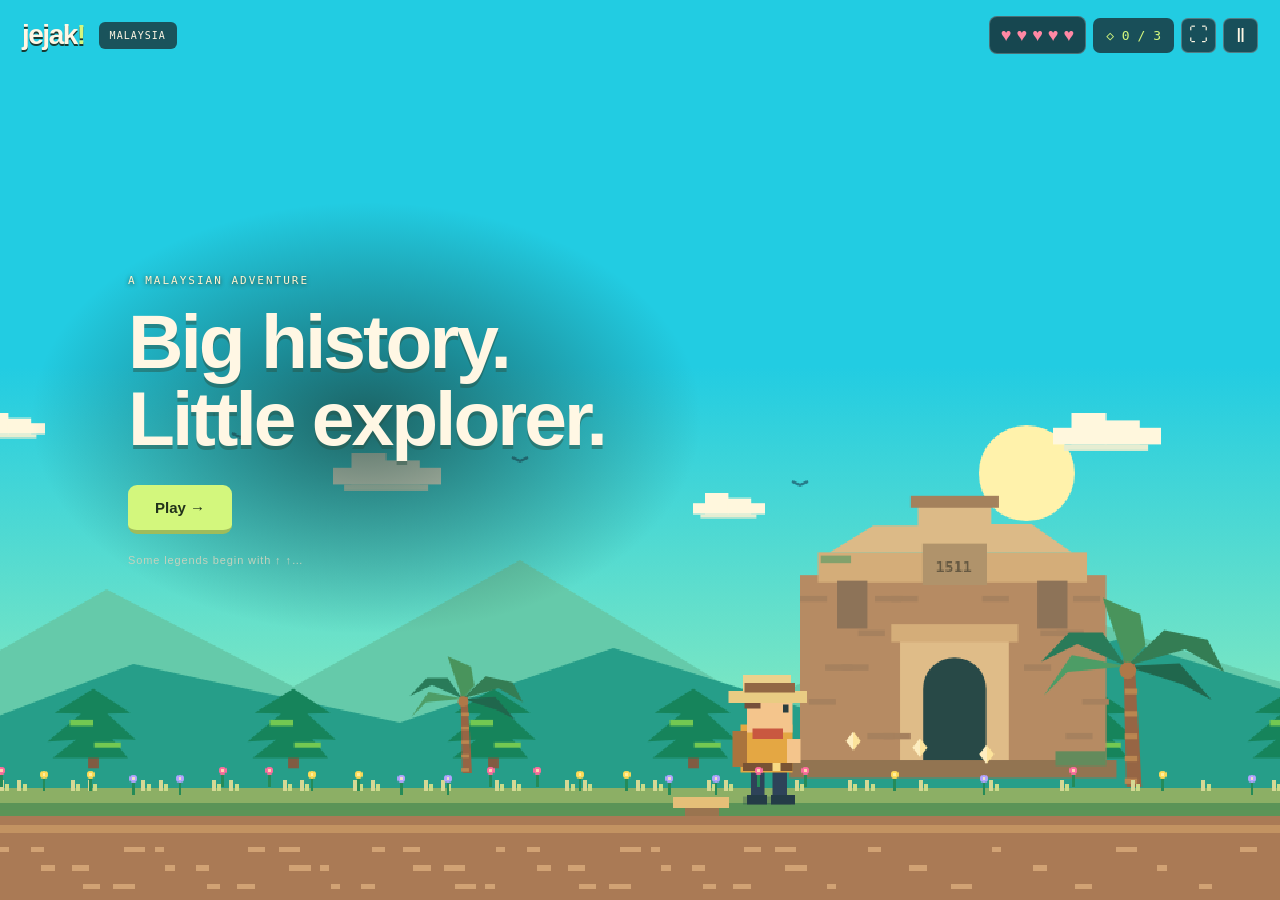
<file: index.html>
<!doctype html>
<html lang="en"><head><meta charset="utf-8"><meta name="viewport" content="width=device-width,initial-scale=1,viewport-fit=cover"><meta name="theme-color" content="#171e2b"><title>Jejak! • A Malaysian Heritage Adventure</title><link rel="stylesheet" href="style.css"></head>
<body><main class="game-shell" aria-label="Heritage adventure game"><div class="stage" id="stage">
<canvas id="world" width="960" height="600" aria-label="Malaysian heritage adventure. Choose answers using the floating buttons or keys 1, 2 and 3."></canvas>
<header class="hud"><div class="location"><b>jejak<span>!</span></b><span id="place-label">MALAYSIA</span></div><div class="tools"><div id="lives" aria-label="5 of 5 lives remaining" role="status">♥ ♥ ♥ ♥ ♥</div><span id="secret-badge" hidden title="Golden Bunga Raya discovered" aria-label="Golden Bunga Raya discovered">✺</span><div id="relics" aria-label="0 of 3 relics collected">◇ <span>0 / 3</span></div><button id="fullscreen" aria-label="Enter fullscreen" title="Fullscreen">⛶</button><button id="pause" aria-label="Pause and settings" title="Pause and settings">Ⅱ</button></div></header>
<section class="question" id="question-panel" hidden aria-label="Current question"><div class="question-meta"><span id="challenge-label"></span><span id="question-count"></span></div><h1 id="question" aria-live="polite"></h1><div class="reveal-bar" aria-hidden="true"><i></i></div><div class="answers" id="answers" hidden aria-label="Answer choices"></div></section>
<p id="secret-announcement" class="sr-only" role="status" aria-live="polite"></p><div class="intro" id="intro"><span class="tag">A MALAYSIAN ADVENTURE</span><h2>Big history.<br>Little explorer.</h2><button class="primary" id="start">Play →</button><small class="secret-hint">Some legends begin with ↑ ↑…</small></div>
<div class="action-row" id="action-row" hidden><p id="status" role="status" aria-live="polite"></p><button class="primary" id="action">Ride →</button></div>
<div class="chase-controls" id="chase-controls" hidden><div><button id="move-left" aria-label="Move left">◀</button><button id="move-right" aria-label="Move right">▶</button><button id="jump" aria-label="Jump">↑</button></div><span>Catch your chosen answer</span><button id="catch" aria-label="Catch nearby spirit">Catch · E</button></div>
<div class="cinema-caption" id="cinema-caption" hidden role="status" aria-live="polite"></div>
<div class="controls" id="controls" hidden><span>← → move · Space jump · E catch / throw</span><span>1 / 2 / 3 choose · Enter confirm</span></div>
<div hidden aria-hidden="true"><span id="eyebrow"></span><span id="title"></span><span id="session"></span><span id="instruction"></span><span id="scene-tip"></span><span id="scene-caption"></span><span id="scene-hud"></span></div>
</div><dialog id="dialog"><div id="dialog-content"></div></dialog></main><noscript>This game needs JavaScript enabled.</noscript><script src="game.js"></script></body></html>
</file>
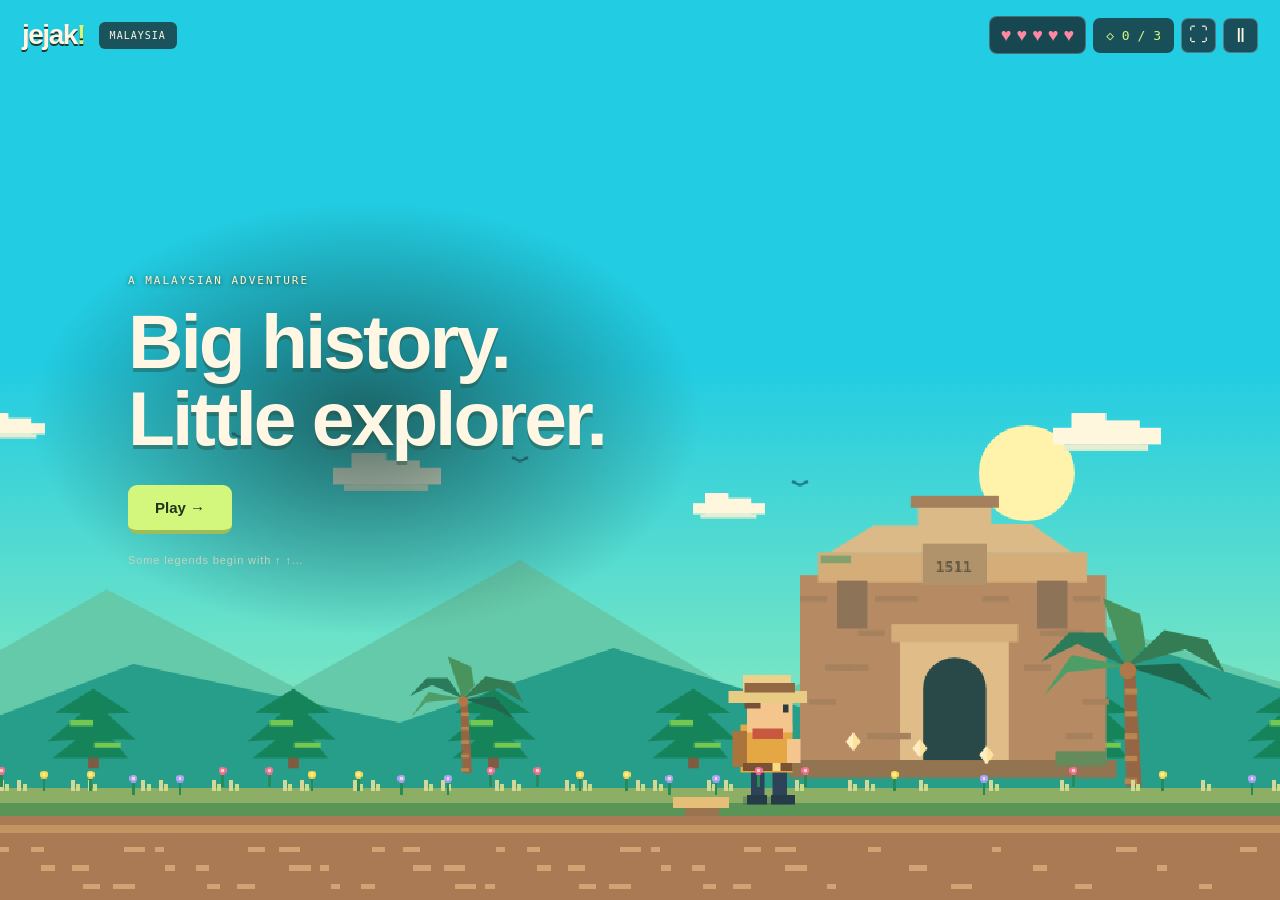
<file: Jejak.html>
<!doctype html>
<html lang="en"><head><meta charset="utf-8"><meta name="viewport" content="width=device-width,initial-scale=1,viewport-fit=cover"><meta name="theme-color" content="#171e2b"><title>Jejak! • A Malaysian Heritage Adventure</title><style>:root{color-scheme:dark;--ink:#fff7e4;--lime:#d3f77d;--panel:#1b2939ef}*{box-sizing:border-box}html,body{margin:0;width:100%;height:100%;overflow:hidden;background:#234942;color:var(--ink);font-family:'Segoe UI',Arial,sans-serif}button{font:inherit;cursor:pointer;touch-action:manipulation}button:focus-visible{outline:3px solid white;outline-offset:4px}button:disabled{cursor:default;opacity:.5}[hidden]{display:none!important}.game-shell,.stage{position:relative;width:100%;height:100%;height:100dvh;overflow:hidden}canvas{display:block;width:100%;height:100%;image-rendering:pixelated}.hud{position:absolute;inset:max(16px,env(safe-area-inset-top)) 22px auto;display:flex;justify-content:space-between;align-items:center;gap:12px;z-index:4;pointer-events:none}.location,.tools{display:flex;gap:14px;align-items:center}.location b{font-size:28px;letter-spacing:-1.5px;text-shadow:0 2px 0 #193932}.location b span{color:var(--lime)}.location>span{font:10px Consolas,monospace;letter-spacing:1px;background:#193337c9;padding:8px 11px;border-radius:6px;max-width:34vw}.tools{gap:8px;pointer-events:auto}.tools button{width:35px;height:35px;background:#173239ce;color:var(--ink);border:1px solid #ffffff40;border-radius:7px;font-size:19px}#relics{font:13px Consolas,monospace;background:#173239ce;color:var(--lime);padding:10px 13px;border-radius:7px;white-space:nowrap}.question{position:absolute;z-index:3;top:72px;left:50%;transform:translateX(-50%);width:min(800px,calc(100% - 40px));padding:15px 20px 17px;border:1px solid #ffffff32;border-radius:15px;background:#172b3dea;box-shadow:0 7px 0 #10233122;transition:top .4s ease,transform .4s ease,width .4s ease,background .4s ease}.question h1{font-size:clamp(17px,2.1vw,26px);font-weight:750;letter-spacing:-.4px;text-align:center;line-height:1.3;margin:7px 0 0;text-wrap:balance}.question-meta{display:flex;justify-content:space-between;gap:16px;color:var(--lime);font:9px Consolas,monospace;letter-spacing:1px}.question.revealing{top:47%;transform:translate(-50%,-50%);width:min(760px,calc(100% - 40px));padding:28px 30px;background:#182c3af5;box-shadow:0 15px 75px #102b4c55}.question.revealing h1{font-size:clamp(25px,3.5vw,40px);margin:15px 0 24px}.reveal-bar{display:none;height:3px;background:#ffffff22;border-radius:3px;overflow:hidden}.revealing .reveal-bar{display:block}.reveal-bar i{display:block;height:100%;width:0;background:var(--lime)}.answers{display:grid;grid-template-columns:repeat(3,1fr);gap:10px;margin-top:14px}.answer{display:flex;align-items:center;gap:9px;text-align:left;background:#34465ced;border:1px solid #718099;border-bottom:3px solid #627286;border-radius:9px;color:var(--ink);padding:11px 12px;min-height:48px;font-size:13px}.letter{flex-shrink:0;display:grid;place-items:center;width:25px;height:25px;background:#536078;border-radius:5px;font:13px Consolas,monospace;color:#e4d8ff}.answer.selected{background:#415636;border-color:var(--lime)}.answer.selected .letter{color:#213a21;background:var(--lime)}.answer.eliminated{text-decoration:line-through;opacity:.35}.answer:hover:not(:disabled){border-color:var(--lime)}.intro{position:absolute;left:10%;top:30%;z-index:2}.intro:before{content:'';position:absolute;inset:-70px -100px;background:radial-gradient(ellipse,#153e3bbd,transparent 70%);z-index:-1;pointer-events:none}.tag{font:11px Consolas,monospace;letter-spacing:2px;color:#fff3cf;text-shadow:0 1px 4px #25473c}.intro h2{font-size:clamp(42px,6vw,84px);line-height:1;letter-spacing:-3px;margin:15px 0 28px;text-shadow:0 4px 0 #28544577}.primary{display:inline-flex;align-items:center;justify-content:center;background:var(--lime);color:#22321b;font-weight:800;font-size:15px;border:0;border-bottom:4px solid #9fbc5b;border-radius:9px;padding:14px 27px;min-height:48px}.primary:hover:not(:disabled){background:#e5ffa9}.action-row{position:absolute;z-index:4;left:50%;bottom:48px;transform:translateX(-50%);width:min(800px,calc(100% - 40px));display:flex;align-items:center;justify-content:center;gap:12px;pointer-events:none}.action-row p{margin:0;background:#19303beb;border:1px solid #ffffff30;border-radius:9px;font-size:13px;line-height:1.5;padding:11px 15px;max-width:580px;pointer-events:auto}.action-row p:empty{display:none}.action-row .primary{flex-shrink:0;pointer-events:auto;font-size:13px;padding:12px 18px}.controls{position:absolute;bottom:max(13px,env(safe-area-inset-bottom));left:20px;right:20px;display:flex;justify-content:space-between;gap:10px;font:10px Consolas,monospace;color:#fff8e5;text-shadow:0 1px 3px #153039}.controls span{padding:5px 8px;border-radius:4px;background:#18353c8c}dialog{border:1px solid #7a8d91;background:#1b2939;color:var(--ink);border-radius:18px;padding:28px;max-width:480px;max-height:90dvh;overflow:auto;width:calc(100% - 32px);box-shadow:0 25px 100px #0008}dialog::backdrop{background:#10212cbf}dialog h2{font-size:29px;letter-spacing:-1px;margin:8px 0 16px}dialog p{font-size:14px;line-height:1.6;color:#c1cddd}dialog a{color:var(--lime)}.eyebrow{font:10px Consolas,monospace;letter-spacing:1px;color:var(--lime)}.dialog-actions{display:flex;gap:10px;flex-wrap:wrap;margin-top:20px}.secondary,.menu-grid button{border:1px solid #63758a;background:#293c4f;color:var(--ink);padding:11px 15px;border-radius:8px}.menu-grid{display:grid;grid-template-columns:1fr 1fr;gap:10px;margin-top:18px}.big-relic{font-size:58px;color:var(--lime);text-align:center}.reward{text-align:center}.reward-code{background:#344b34;color:var(--lime);padding:18px;border:1px dashed #a7ca7c;border-radius:8px;font-size:16px;line-height:1.6}.facts{font-size:13px;line-height:1.7;padding-left:18px;color:#c1cddd}@media(max-width:600px){.hud{inset:12px 12px auto}.location{gap:8px}.location b{font-size:24px}.location>span{font-size:8px;max-width:36vw;padding:6px}.tools{gap:5px}.tools button{width:31px;height:31px}#relics{font-size:11px;padding:8px}.question{top:62px;width:calc(100% - 24px);padding:12px}.question-meta{font-size:8px;letter-spacing:.5px}.question h1{font-size:17px}.question.revealing{width:calc(100% - 28px);padding:23px}.answers{gap:6px;margin-top:10px}.answer{font-size:11px;padding:8px 6px;gap:5px;min-height:55px}.letter{width:20px;height:22px;font-size:11px}.intro{left:8%;top:27%}.intro h2{font-size:48px}.action-row{width:calc(100% - 24px);bottom:42px;gap:8px}.action-row p{font-size:11px;padding:9px}.action-row .primary{font-size:11px;padding:10px 12px;min-height:42px}.controls{left:10px;right:10px;font-size:8px;bottom:10px}.controls span:first-child{display:none}.controls{justify-content:center}}@media(max-height:500px) and (min-width:601px){.hud{top:9px}.question{top:51px;padding:9px 14px;width:min(720px,calc(100% - 150px))}.question h1{font-size:17px}.question-meta{font-size:8px}.answers{margin-top:8px}.answer{min-height:38px;padding:6px 9px}.action-row{bottom:36px}.action-row p{font-size:11px;padding:7px 11px}.action-row .primary{min-height:36px;padding:7px 14px}.intro h2{font-size:48px}}@media(prefers-reduced-motion:reduce){.question{transition:none}}

.question.revealing{transition:none}

.chase-controls{position:absolute;z-index:5;left:20px;right:20px;bottom:18px;display:flex;align-items:center;justify-content:space-between;gap:12px;pointer-events:none}.chase-controls div{display:flex;gap:8px}.chase-controls button{pointer-events:auto;touch-action:none;user-select:none;-webkit-user-select:none;background:#1c3548ed;border:1px solid #ffffff60;border-bottom:4px solid #102d36;color:#fff7e4;border-radius:10px;padding:12px 18px;font-weight:800;min-height:48px}.chase-controls button:active{background:#668e55}.chase-controls>span{font-size:12px;color:#fff9dc;background:#183a3ace;border-radius:7px;padding:9px 12px}.cinema-caption{position:absolute;z-index:4;left:50%;top:19%;transform:translateX(-50%);width:max-content;max-width:90%;text-align:center;color:#fff5ce;text-shadow:0 3px 0 #263a46;font-weight:850;font-size:clamp(22px,4vw,40px);pointer-events:none}.cinema-caption small{display:block;font:11px Consolas,monospace;letter-spacing:3px;margin-top:9px;color:#d3f77d}.stage.is-chase .action-row{bottom:85px}.stage.is-cinematic .hud{opacity:.65}.answer.target-answer{border-color:#d3f77d;box-shadow:0 0 0 1px #d3f77d44}.question-meta #challenge-label{max-width:80%}@media(max-width:600px){.chase-controls{left:12px;right:12px;bottom:12px;gap:8px}.chase-controls button{padding:10px 13px;min-height:44px}.chase-controls>span{display:none}.stage.is-chase .action-row{bottom:70px}}@media(prefers-reduced-motion:reduce){.answer.target-answer{box-shadow:none}}
#lives{display:flex;align-items:center;gap:4px;padding:9px 11px;border:1px solid #ffffff38;border-radius:8px;background:#173239dc;color:#ff88a4;font-size:18px;line-height:1;white-space:nowrap}.heart-full{color:#ff88a4;text-shadow:0 1px 0 #8b294d}.heart-empty{color:#61707b}.tools{gap:7px}@media(max-width:600px){#lives{font-size:14px;gap:2px;padding:8px 7px}.hud{left:9px;right:9px}.location>span{max-width:24vw;font-size:7px}.location b{font-size:20px}.location{gap:5px}.tools{gap:4px}#relics{padding:8px 6px;font-size:10px}}

.secret-active .question,.secret-active .action-row,.secret-active .chase-controls,.secret-active .cinema-caption{visibility:hidden;pointer-events:none}
.secret-active .hud{opacity:0;pointer-events:none}
.secret-hint{display:block;margin-top:20px;color:#c3d2bd;font-size:11px;letter-spacing:.08em}
#secret-badge{color:#ffe095;font-size:26px;text-shadow:0 0 14px #d9a944}
.sr-only{position:absolute;width:1px;height:1px;padding:0;margin:-1px;overflow:hidden;clip:rect(0,0,0,0);white-space:nowrap;border:0}
.secret-reward{text-align:center;background:radial-gradient(ellipse at top,#64512844,transparent 70%);padding:12px}
.secret-seal{font-size:76px;color:#ffe49c;text-shadow:0 0 28px #d8ab5255}
.secret-reward h2{color:#fff0b7}.secret-reward .reward-code{border:1px solid #d2b16c;background:#353322;color:#ffe9ad;letter-spacing:.12em}.secret-reward small{font-size:12px;letter-spacing:normal}
</style></head>
<body><main class="game-shell" aria-label="Heritage adventure game"><div class="stage" id="stage">
<canvas id="world" width="960" height="600" aria-label="Malaysian heritage adventure. Choose answers using the floating buttons or keys 1, 2 and 3."></canvas>
<header class="hud"><div class="location"><b>jejak<span>!</span></b><span id="place-label">MALAYSIA</span></div><div class="tools"><div id="lives" aria-label="5 of 5 lives remaining" role="status">♥ ♥ ♥ ♥ ♥</div><span id="secret-badge" hidden title="Golden Bunga Raya discovered" aria-label="Golden Bunga Raya discovered">✺</span><div id="relics" aria-label="0 of 3 relics collected">◇ <span>0 / 3</span></div><button id="fullscreen" aria-label="Enter fullscreen" title="Fullscreen">⛶</button><button id="pause" aria-label="Pause and settings" title="Pause and settings">Ⅱ</button></div></header>
<section class="question" id="question-panel" hidden aria-label="Current question"><div class="question-meta"><span id="challenge-label"></span><span id="question-count"></span></div><h1 id="question" aria-live="polite"></h1><div class="reveal-bar" aria-hidden="true"><i></i></div><div class="answers" id="answers" hidden aria-label="Answer choices"></div></section>
<p id="secret-announcement" class="sr-only" role="status" aria-live="polite"></p><div class="intro" id="intro"><span class="tag">A MALAYSIAN ADVENTURE</span><h2>Big history.<br>Little explorer.</h2><button class="primary" id="start">Play →</button><small class="secret-hint">Some legends begin with ↑ ↑…</small></div>
<div class="action-row" id="action-row" hidden><p id="status" role="status" aria-live="polite"></p><button class="primary" id="action">Ride →</button></div>
<div class="chase-controls" id="chase-controls" hidden><div><button id="move-left" aria-label="Move left">◀</button><button id="move-right" aria-label="Move right">▶</button><button id="jump" aria-label="Jump">↑</button></div><span>Catch your chosen answer</span><button id="catch" aria-label="Catch nearby spirit">Catch · E</button></div>
<div class="cinema-caption" id="cinema-caption" hidden role="status" aria-live="polite"></div>
<div class="controls" id="controls" hidden><span>← → move · Space jump · E catch / throw</span><span>1 / 2 / 3 choose · Enter confirm</span></div>
<div hidden aria-hidden="true"><span id="eyebrow"></span><span id="title"></span><span id="session"></span><span id="instruction"></span><span id="scene-tip"></span><span id="scene-caption"></span><span id="scene-hud"></span></div>
</div><dialog id="dialog"><div id="dialog-content"></div></dialog></main><noscript>This game needs JavaScript enabled.</noscript><script>'use strict';
// All artwork is drawn locally. No frameworks, remote assets, fonts, or telemetry.
const $ = id => document.getElementById(id);
const levels = [
  { name:'A Famosa Fort', region:'MELAKA', mode:'MINECART TRAILS', relic:'The Santiago key', icon:'⚿', color:'#d3f77d', sky:['#22cce2','#b1f6b0'], intro:'The old fort holds the first relic. Read each question, switch to the track carrying your answer, then ride! A wrong turn simply brings you back with a clue.', questions:[
    {q:'In which year was A Famosa Fort built?',a:['1511','1641','1897'],correct:0,hint:'The Portuguese built it after taking Malacca in the early 1500s.',fact:'A Famosa was built in 1511 after the Portuguese conquest of Malacca.'},
    {q:'Who captured A Famosa from the Portuguese in 1641?',a:['The British','The Dutch','The French'],correct:1,hint:'Their country is also known as the Netherlands.',fact:'The Dutch captured the fort in 1641. It later passed into British hands.'},
    {q:'Which part of the fort survives today?',a:['The royal ballroom','The entire fortress','The Santiago gate'],correct:2,hint:'It was an entrance to the fortress.',fact:'The surviving gateway is known as Porta de Santiago.'}
  ]},
  {name:'Sultan Abdul Samad Building',region:'KUALA LUMPUR',mode:'ANSWER CHASE',relic:'The clocktower compass',icon:'◷',color:'#ffd381',sky:['#ff94bc','#ffe89b'],intro:'Mischievous little spirits have borrowed the compass! Each carries an answer. Read first, then start the chase. Move with the arrows or the on-screen controls, then press E or Catch near your chosen spirit.',questions:[
    {q:'What stands directly opposite the Sultan Abdul Samad Building?',a:['Dataran Merdeka','A Famosa Fort','Kellie’s Castle'],correct:0,hint:'Its English name is Independence Square.',fact:'The building faces Dataran Merdeka, or Independence Square, in Kuala Lumpur.'},
    {q:'How tall is its famous clock tower?',a:['14 metres','41 metres','81 metres'],correct:1,hint:'Reverse the digits in fourteen.',fact:'The clock tower rises 41 metres above this Kuala Lumpur landmark.'},
    {q:'What was the building originally used for?',a:['A railway station','A royal theatre','British administrative offices'],correct:2,hint:'Think government paperwork, rather than travel or performances.',fact:'Completed in 1897, the building originally housed British colonial administrative offices.'}
  ]},
  {name:'Kellie’s Castle',region:'PERAK',mode:'KNOWLEDGE GUARDIAN',relic:'The castle moonstone',icon:'◆',color:'#c4adff',sky:['#4935a3','#ed95d8'],intro:'A friendly fictional guardian is keeping the last relic safe. Pick up an answer orb, then throw it with E or the button. Three correct answers will open its shield. No fighting skills needed!',questions:[
    {q:'Who began building Kellie’s Castle?',a:['Sir Stamford Raffles','William Kellie-Smith','A. C. Norman'],correct:1,hint:'The castle shares part of its name with its Scottish owner.',fact:'Scottish rubber planter William Kellie-Smith began the mansion for his family.'},
    {q:'Which unusual feature was planned for the castle?',a:['An airport runway','A giant aquarium','Malaysia’s first elevator'],correct:2,hint:'This invention carries people between floors.',fact:'The castle was intended to feature Malaysia’s first elevator. It was never completed.'},
    {q:'Why did construction stop in 1926?',a:['Kellie-Smith passed away','The castle was finished','It became a railway station'],correct:0,hint:'Its owner died unexpectedly while away in Portugal.',fact:'Construction stopped after Kellie-Smith died in 1926. The mansion remains unfinished.'}
  ]}
];
const canvas=$('world'), ctx=canvas.getContext('2d',{alpha:false});
const W=960,H=400,ground=327;
let lives=5, roundQuestion=null;
let goldenFlower=false, secretScene=null, codeTrail=[], codeTime=0;
const secretCode=['ArrowUp','ArrowUp','ArrowDown','ArrowDown','ArrowLeft','ArrowRight','ArrowLeft','ArrowRight','KeyB','KeyA'];
let level=0, round=0, phase='home', selected=-1, relics=0, mistakes=0, firstTry=0, hadMistake=false;
let player={x:120,y:ground,vx:0,vy:0,face:1}, camera=0, clockTime=0, last=0, lastPaint=0, eco=true, muted=false, audioContext=null;
let keys=new Set(), targets=[], autoTarget=-1, projectile=null, ride=null, particles=[], eliminated=new Set(), resumePhase=null, startedAt=0, playSeconds=0, held=-1;
let reduced=window.matchMedia('(prefers-reduced-motion: reduce)').matches;
let dialogCallback=null, revealElapsed=0;
let cinematic=null, shake=0, rings=[], bossGone=false, lastRailBeat=0, catchCooldown=0, audioNodes=new Set();
function resizeCanvas(){canvas.height=Math.max(400,Math.min(1440,Math.round(960*innerHeight/innerWidth)));}
window.addEventListener('resize',resizeCanvas);resizeCanvas();
function text(id,value){if(id==='status'&&!/^(Correct!|Try again!|Catch |Move |Trap!|Choose |Out of lives)/.test(value))value='';$(id).textContent=value;}
function ensureAudio(){if(muted)return false;try{audioContext ||= new (window.AudioContext||window.webkitAudioContext)();if(audioContext.state==='suspended')audioContext.resume().catch(()=>{});return true;}catch{muted=true;return false;}}
function note(freq=440,duration=.12,type='triangle',gain=.045,delay=0,end=freq){if(!ensureAudio())return;try{const now=audioContext.currentTime+delay,o=audioContext.createOscillator(),g=audioContext.createGain();o.type=type;o.frequency.setValueAtTime(freq,now);o.frequency.exponentialRampToValueAtTime(Math.max(20,end),now+duration);g.gain.setValueAtTime(.001,now);g.gain.linearRampToValueAtTime(gain,now+.01);g.gain.exponentialRampToValueAtTime(.001,now+duration);o.connect(g).connect(audioContext.destination);audioNodes.add(o);o.onended=()=>{audioNodes.delete(o);o.disconnect();g.disconnect();};o.start(now);o.stop(now+duration+.01);}catch{}}
function tone(freq=440,duration=.12){note(freq,duration);}
function sfx(name){
 const tunes={start:[330,440,660],reveal:[440,660],correct:[523,659,784,1047],catch:[784,1047,1319],relic:[392,523,659,784],insert:[392,587,784],treasure:[523,659,784,1047,1319,1568]};
 if(tunes[name]){tunes[name].forEach((f,i)=>note(f,.17,'triangle',.045,i*.085));return;}
 if(name==='rail'){note(110,.035,'square',.012);note(165,.035,'triangle',.02,.06);}
 if(name==='trap'){note(320,.5,'sawtooth',.035,0,65);note(65,.26,'triangle',.07,.1,30);}
 if(name==='bounce'){note(120,.35,'triangle',.045,0,700);}
 if(name==='throw'){note(240,.24,'sine',.045,0,1100);}
 if(name==='hit'){note(100,.24,'sawtooth',.05,0,35);note(880,.26,'triangle',.04,.03,300);}
 if(name==='reject'){note(740,.14,'square',.025,0,200);}
 if(name==='death'){[160,120,80].forEach((f,i)=>note(f,.35,'sawtooth',.035,i*.17,35));note(880,.8,'sine',.04,.5,1760);}
 if(name==='unlock'){note(70,.8,'triangle',.065,0,250);[440,554,659].forEach((f,i)=>note(f,.55,'sine',.025,.2+i*.06));}
 if(name==='jump')note(180,.14,'triangle',.035,0,440);
}
function stopAudio(){for(const o of audioNodes){try{o.stop();}catch{}}audioNodes.clear();}
function modal(html,buttons,onClose){keys.clear();resumePhase=phase;phase='modal';$('dialog-content').innerHTML=html+'<div class="dialog-actions"></div>';let area=$('dialog-content').querySelector('.dialog-actions');buttons.forEach(([label,fn,primary])=>{let b=document.createElement('button');b.textContent=label;b.className=primary?'primary':'secondary';b.onclick=()=>{$('dialog').close();phase=resumePhase;resumePhase=null;dialogCallback=null;if(!muted)ensureAudio();fn?.();};area.append(b);});dialogCallback=onClose||buttons[0]?.[1];$('dialog').showModal();}
$('dialog').addEventListener('cancel',e=>{e.preventDefault();$('dialog').close();phase=resumePhase;resumePhase=null;let fn=dialogCallback;dialogCallback=null;if(!muted)ensureAudio();fn?.();});
function shuffleQuestion(source,rng=Math.random){const choices=source.a.map((answer,i)=>({answer,correct:i===source.correct}));for(let i=choices.length-1;i>0;i--){const j=Math.floor(rng()*(i+1));[choices[i],choices[j]]=[choices[j],choices[i]];}return {...source,a:choices.map(c=>c.answer),correct:choices.findIndex(c=>c.correct)};}
function current(){return roundQuestion||levels[level].questions[round];}
function burst(x,y,color){if(reduced)return;for(let i=0;i<24;i++)particles.push({x,y,vx:(Math.random()-.5)*230,vy:-Math.random()*190-30,life:.8+Math.random()*.5,color});if(particles.length>100)particles.splice(0,particles.length-100);}
function updateProgress(){$('lives').innerHTML=Array.from({length:5},(_,i)=>'<span class="'+(i<lives?'heart-full':'heart-empty')+'">♥</span>').join('');$('lives').setAttribute('aria-label',lives+' of 5 lives remaining');$('relics').innerHTML='◇ <span>'+relics+' / 3</span>';$('relics').setAttribute('aria-label',relics+' of 3 relics collected');}
function startGame(){goldenFlower=false;secretScene=null;codeTrail=[];$('stage').classList.remove('secret-active');$('secret-badge').hidden=true;lives=5;roundQuestion=null;stopAudio();ensureAudio();cinematic=null;bossGone=false;shake=0;rings=[];$('cinema-caption').hidden=true;$('stage').classList.remove('is-cinematic');sfx('start');level=0;round=0;relics=0;mistakes=0;firstTry=0;playSeconds=0;startedAt=Date.now();$('intro').hidden=true;$('question-panel').hidden=false;introduce();}
function introduce(){setupRound();}
function revealQuestion(){sfx('reveal');phase='reveal';revealElapsed=0;keys.clear();$('question-panel').classList.add('revealing');document.querySelector('.reveal-bar i').style.width='0%';$('answers').hidden=true;$('action-row').hidden=true;lockAnswers(true);}
function finishReveal(){keys.clear();phase=level===1?'read':'choose';$('question-panel').classList.remove('revealing');$('answers').hidden=false;$('action-row').hidden=false;lockAnswers(false);if(level===1){text('challenge-label','CHOOSE & CATCH');text('status','Choose an answer, then catch its NPC.');}}
function setupRound(){roundQuestion=shuffleQuestion(levels[level].questions[round]);cinematic=null;bossGone=false;shake=0;rings=[];catchCooldown=0;$('cinema-caption').hidden=true;$('chase-controls').hidden=true;$('stage').classList.remove('is-chase');phase=level===1?'read':'choose';selected=-1;held=-1;eliminated.clear();autoTarget=-1;projectile=null;ride=null;hadMistake=false;particles=[];camera=0;player={x:120,y:ground,vx:0,vy:0,face:1};targets=[0,1,2].map(i=>({x:440+i*240,base:440+i*240,y:ground,dir:i%2?1:-1}));
  text('eyebrow','CHAPTER 0'+(level+1)+' / '+levels[level].region);text('title',levels[level].name);text('session','Take your time. Keep exploring.');text('place-label',levels[level].region);text('scene-caption',levels[level].region+' / RELIC '+(level+1));text('challenge-label',levels[level].mode);text('question-count',(round+1)+' / 3');text('question',current().q);
  text('instruction',level===0?'Choose a track with 1 / 2 / 3 or click a card. Then press Enter to ride.':level===1?'Read the answers, then start the chase. Catch a spirit with E, or click its answer card.':'Choose an orb to walk over and collect it. Press E or the throw button to launch it.');
  text('scene-tip',level===0?'SWITCH TRACKS · ↑ / ↓ OR 1 / 2 / 3':level===1?'THE SPIRITS WAIT WHILE YOU READ':'GUARDIAN SHIELD · '+(3-round)+' / 3');
  text('status',level===0?'Which route tells the right story?':level===1?'Ready? The spirits won’t run until you start.':'Pick an answer orb. Knowledge breaks the shield.');
  $('answers').replaceChildren();current().a.forEach((answer,i)=>{let b=document.createElement('button');b.className='answer';b.setAttribute('aria-pressed','false');b.innerHTML='<span class="letter">'+String.fromCharCode(65+i)+'</span><span></span>';b.lastChild.textContent=answer;b.onclick=()=>selectAnswer(i);$('answers').append(b);});
  text('action',level===0?'Ride →':level===1?'Start chase →':'Choose an orb');$('action').disabled=level!==1;updateProgress();revealQuestion();
}
function selectAnswer(i){if(!['choose','read','chase'].includes(phase)||eliminated.has(i))return;selected=i;tone(330+i*90,.06);document.querySelectorAll('.answer').forEach((b,j)=>{b.classList.toggle('selected',j===i);b.setAttribute('aria-pressed',String(j===i));});
  if(level===0){$('action').disabled=false;text('status','Track '+String.fromCharCode(65+i)+' selected. Ready to roll?');}
  if(level===1){autoTarget=-1;text('status','Catch '+current().a[i]+'. Move with ← →, then E.');}
  if(level===2){held=-1;autoTarget=i;$('action').disabled=true;text('action','Collecting orb…');text('status','Walking to orb '+String.fromCharCode(65+i)+'.');}
}
function action(){if(level===0&&phase==='choose'&&selected>=0){ride={t:0,lane:selected};phase='ride';$('action').disabled=true;lockAnswers(true);text('status','Hold on! Following track '+String.fromCharCode(65+selected)+'…');lastRailBeat=0;sfx('rail');}
  else if(level===1&&phase==='read'){phase='chase';autoTarget=-1;$('chase-controls').hidden=false;$('stage').classList.add('is-chase');sfx('reveal');text('action','Catch nearby · E');text('scene-tip','← → MOVE · SPACE JUMP · E CATCH');text('status','');$('action').disabled=true;}
  else if(level===1&&phase==='chase'){if(catchCooldown>0)return;catchCooldown=.3;ring(player.x,player.y-25,'#fff3bf',.35);let i=targets.findIndex((p,i)=>!eliminated.has(i)&&Math.abs(p.x-player.x)<68&&Math.abs(p.y-player.y)<80);if(i>=0)resolve(i);else text('status','Move closer, then press E or Catch.');}
  else if(level===2&&phase==='choose'&&held>=0){selected=held;projectile={x:player.x+20,y:player.y-43};phase='throw';autoTarget=-1;lockAnswers(true);$('action').disabled=true;text('status','A little knowledge goes a long way…');sfx('throw');}}
function lockAnswers(lock){document.querySelectorAll('.answer').forEach((b,i)=>b.disabled=lock||eliminated.has(i));}
function settleAnswer(i){autoTarget=-1;selected=i;ride=null;projectile=null;held=-1;let correct=i===current().correct;if(correct){phase='feedback';$('chase-controls').hidden=true;$('stage').classList.remove('is-chase');if(!hadMistake)firstTry++;sfx(level===1?'catch':'correct');burst(player.x,player.y-40,levels[level].color);text('status','Correct! '+current().fact);text('action',round===2?'Collect relic ✦':'Next question →');$('action').disabled=false;lockAnswers(true);text('scene-tip',level===2?'SHIELD BROKEN · '+(round+1)+' / 3':'NICE WORK, EXPLORER!');}
  else {mistakes++;hadMistake=true;eliminated.add(i);lives=Math.max(0,lives-1);updateProgress();if(lives===0){failGame();return;}phase=level===1?'chase':'choose';selected=-1;player.x=level===0?120:player.x;camera=level===0?0:camera;document.querySelectorAll('.answer').forEach((b,j)=>{b.classList.remove('selected');b.classList.toggle('eliminated',eliminated.has(j));b.setAttribute('aria-pressed','false');});lockAnswers(false);text('status','Try again! '+current().hint);text('action',level===0?'Choose another track':level===1?'Catch nearby · E':'Choose another orb');$('action').disabled=true;tone(160,.16);}
}
function advance(){if(lives<=0)return;if(round<2){round++;setupRound();return;}relics++;updateProgress();sfx('relic');phase='between';modal('<div class="big-relic">'+levels[level].icon+'</div><h2>'+levels[level].relic+'</h2><p>'+relics+' / 3 relics found</p>',[[level<2?'Next place →':'Open treasure ✦',()=>{if(level<2){level++;round=0;introduce();}else startTreasure();},true]]);}
function finish(){if(lives<=0)return;phase='complete';updateProgress();$('action-row').hidden=false;text('status','');text('action','View reward ✦');$('action').disabled=false;lockAnswers(true);modal((goldenFlower?'<div class="secret-reward"><div class="secret-seal">✺</div><span class="tag">SECRET ARTIFACT DISCOVERED</span><h2>Heritage Legend</h2><p>The Golden Bunga Raya</p><div class="reward-code">SPECIAL PRIZE<br><small>Show this badge to your booth helper</small></div><p>3 relics · 9 questions solved · 1 secret</p></div>':'<div class="reward"><div class="big-relic">✦ ◆ ✦</div><h2>Adventure complete!</h2><p>3 relics · 9 questions solved</p><div class="reward-code">Show your booth helper<br>to claim your reward!</div></div>'),[['Next explorer ↻',startGame,true],['Close',()=>{phase='complete';}]],()=>{phase='complete';});}
$('start').onclick=startGame;$('action').onclick=()=>{if(phase==='feedback')advance();else if(phase==='complete')finish();else if(phase==='failed')startGame();else action();};
function showHelp(){modal('<h2>How to play</h2><p><strong>Tracks:</strong> correct routes move on; wrong routes trigger traps.<br><strong>Chase:</strong> pick an answer to mark its NPC, then catch it yourself. Use arrows or the on-screen buttons, then E / Catch.<br><strong>Guardian:</strong> collect an orb, then throw. Three hits defeat it.</p><p>Five lives for the whole adventure. Each wrong answer costs one. Answers shuffle for each new question.</p><p>← → move · Space jump · E catch / throw<br>1 / 2 / 3 choose · Enter confirm</p>',[['Back →',()=>{},true]]);}
function showSources(){modal('<h2>Behind the adventure</h2><p>History from your Visit Malaysia slides. The name is corrected to Sultan Abdul Samad Building. Relics and characters are fictional.</p><p><a href="https://www.malaysia.travel/explore/famous-architectural-landmarks-in-malaysia" target="_blank" rel="noopener">Tourism Malaysia: landmarks</a><br><a href="https://www.malaysia.travel/explore/kellie-s-castle" target="_blank" rel="noopener">Kellie’s Castle</a></p>',[['Back →',()=>{},true]]);}
function pauseMenu(){stopAudio();modal('<h2>Paused.</h2><div class="menu-grid"><button id="sound">Sound '+(muted?'off':'on')+'</button><button id="quality">'+(eco?'Eco · 30 fps':'Smooth · 60 fps')+'</button></div>',[['Resume →',()=>{},true],['How to play',showHelp],['Restart',()=>modal('<h2>Start again?</h2>',[['Keep playing',()=>{},true],['Restart',startGame]])],['History',showSources]]);
$('sound').onclick=()=>{muted=!muted;if(muted)stopAudio();text('sound','Sound '+(muted?'off':'on'));tone(520);};$('quality').onclick=()=>{eco=!eco;text('quality',eco?'Eco · 30 fps':'Smooth · 60 fps');};}
$('pause').onclick=pauseMenu;
$('fullscreen').onclick=async()=>{try{if(document.fullscreenElement)await document.exitFullscreen();else await document.documentElement.requestFullscreen();}catch{modal('<h2>Already filling your window.</h2><p>Use your browser’s fullscreen shortcut to hide its toolbar.</p>',[['Back →',()=>{},true]]);}};
document.addEventListener('fullscreenchange',()=>{$('fullscreen').setAttribute('aria-label',document.fullscreenElement?'Exit fullscreen':'Enter fullscreen');});
window.addEventListener('keydown',e=>{if($('dialog').open)return;if(readSecretCode(e)){e.preventDefault();return;}if(e.code==='Escape'&&phase!=='home'){e.preventDefault();$('pause').click();return;}if(phase==='secret'){e.preventDefault();return;}if(['ArrowLeft','ArrowRight','ArrowUp','ArrowDown','Space'].includes(e.code)&&(e.target.tagName!=='BUTTON'||phase==='chase'))e.preventDefault();if(e.repeat&&['KeyE','Enter','Digit1','Digit2','Digit3'].includes(e.code))return;keys.add(e.code);if(['ArrowLeft','ArrowRight','KeyA','KeyD'].includes(e.code))autoTarget=-1;if(/^Digit[123]$/.test(e.code))selectAnswer(Number(e.code.slice(-1))-1);if(level===0&&phase==='choose'&&['ArrowUp','ArrowDown'].includes(e.code)){let dir=e.code==='ArrowUp'?-1:1;let i=selected;for(let j=0;j<3;j++){i=(i+dir+3)%3;if(!eliminated.has(i)){selectAnswer(i);break;}}}if(e.code==='KeyE'){e.preventDefault();action();}if(e.code==='Enter'&&(e.target.tagName!=='BUTTON'||e.target.classList.contains('answer'))){e.preventDefault();$('action').click();}});
window.addEventListener('keyup',e=>keys.delete(e.code));window.addEventListener('blur',()=>keys.clear());document.addEventListener('visibilitychange',()=>{keys.clear();last=0;if(document.hidden){stopAudio();audioContext?.suspend().catch(()=>{});}else if(!muted&&phase!=='modal')ensureAudio();});
function update(dt,elapsed=dt){if(['home','modal','complete','between','failed'].includes(phase))return;if(phase==='secret'){updateSecret(dt);return;}if(phase==='reveal'){revealElapsed+=elapsed;document.querySelector('.reveal-bar i').style.width=Math.min(100,revealElapsed/2*100)+'%';if(revealElapsed>=2)finishReveal();return;}playSeconds+=dt;catchCooldown=Math.max(0,catchCooldown-dt);updateEffects(dt);if(updateCinematic(dt))return;
  if(phase==='ride'){ride.t+=dt;player.x=120+ride.t*360;lastRailBeat+=dt;if(lastRailBeat>.14){lastRailBeat=0;sfx('rail');if(!reduced)burstSmall(player.x-20,trackY()+3,'#f5d58a',2);}if(ride.t>2.3){resolve(ride.lane);return;}}
  else if(['choose','read','chase'].includes(phase)&&level!==0){let direction=0;if(keys.has('ArrowLeft')||keys.has('KeyA'))direction--;if(keys.has('ArrowRight')||keys.has('KeyD'))direction++;if(autoTarget>=0){let target=targets[autoTarget];direction=Math.abs(target.x-player.x)>10?Math.sign(target.x-player.x):0;}
    player.vx=direction*260;player.x=Math.max(35,Math.min(1380,player.x+player.vx*dt));if(direction)player.face=direction;
    if((keys.has('Space')||keys.has('ArrowUp')||keys.has('KeyW'))&&player.y>=ground){player.vy=-370;sfx('jump');}player.vy+=1000*dt;player.y+=player.vy*dt;if(player.y>ground){player.y=ground;player.vy=0;}
    if(level===1&&phase==='chase'){targets.forEach((t,i)=>{if(eliminated.has(i))return;t.x+=t.dir*(60+i*9)*dt;if(t.x<t.base-85||t.x>t.base+85)t.dir*=-1;t.y=ground-Math.abs(Math.sin(clockTime*2+i))*12;});}
    if(level===2&&autoTarget>=0&&Math.abs(targets[autoTarget].x-player.x)<24){held=autoTarget;autoTarget=-1;text('status','Orb '+String.fromCharCode(65+held)+' collected. Throw it at the guardian!');text('action','Throw orb · E');$('action').disabled=false;sfx('insert');ring(player.x,player.y-35,'#dac7ff',.45);}
  }
  if(phase==='throw'){projectile.x+=650*dt;if(projectile.x>1260){burst(1260,ground-90,'#e0bcff');resolve(selected);}}
  let focusX=phase==='throw'&&projectile?projectile.x:level===2&&phase==='feedback'?Math.min(870,Math.max(750,player.x+290)):player.x;let desired=Math.max(0,Math.min(520,focusX-350));camera+=(desired-camera)*Math.min(1,dt*5);
}
// Compact, low-resolution pixel illustration primitives.
function rect(x,y,w,h,c){ctx.fillStyle=c;ctx.fillRect(Math.round(x),Math.round(y),w,h);}
function poly(points,c){ctx.fillStyle=c;ctx.beginPath();points.forEach(([x,y],i)=>i?ctx.lineTo(x,y):ctx.moveTo(x,y));ctx.closePath();ctx.fill();}
function circle(x,y,r,c){ctx.fillStyle=c;ctx.beginPath();ctx.arc(x,y,r,0,Math.PI*2);ctx.fill();}
function label(s,x,y,size=12,color='#fff7de',align='center'){ctx.fillStyle=color;ctx.font='bold '+size+'px Consolas, monospace';ctx.textAlign=align;ctx.fillText(s,Math.round(x),Math.round(y));}
function cloud(x,y,s=1){ctx.save();ctx.translate(x,y);ctx.scale(s,s);rect(0,12,90,14,'#fff7dd');rect(15,0,29,26,'#fff7dd');rect(43,6,29,20,'#fff7dd');rect(9,26,70,5,'#e6edd1');ctx.restore();}
function tree(x,y,s=1,dark=false){ctx.save();ctx.translate(x,y);ctx.scale(s,s);rect(-6,-74,12,76,dark?'#61464f':'#805b42');rect(-11,-42,6,8,'#ad7a48');poly([[0,-90],[-45,-62],[-14,-61],[-53,-29],[-20,-31],[-47,-10],[40,-10],[22,-32],[49,-31],[16,-61],[43,-62]],dark?'#284e77':'#16845b');rect(-27,-54,27,7,dark?'#4b9c9b':'#73c852');rect(1,-28,31,6,dark?'#4b9c9b':'#73c852');ctx.restore();}
function palm(x,y,s=1){ctx.save();ctx.translate(x,y);ctx.scale(s,s);poly([[-5,0],[6,0],[1,-88],[-7,-92]],'#966544');for(let i=0;i<5;i++)rect(-6,-i*16-6,9,4,'#ba8650');poly([[-5,-86],[-40,-102],[-66,-89],[-46,-110],[-22,-110]],'#297b59');poly([[-5,-86],[22,-112],[53,-105],[65,-82],[37,-98]],'#347d54');poly([[-5,-86],[-22,-135],[5,-123],[9,-101]],'#49945c');poly([[-5,-86],[-47,-82],[-64,-65],[-44,-94]],'#4d9d66');poly([[-5,-86],[33,-88],[56,-62],[35,-73]],'#20674d');circle(-4,-83,6,'#af7848');ctx.restore();}
function arch(x,y,w,h,wall,dark){rect(x,y,w,h,wall);ctx.fillStyle=dark;ctx.beginPath();ctx.arc(x+w/2,y+w/2,w*.29,Math.PI,0);ctx.lineTo(x+w*.79,y+h);ctx.lineTo(x+w*.21,y+h);ctx.closePath();ctx.fill();}
function fort(x,y,s=1){ctx.save();ctx.translate(x,y);ctx.scale(s,s);rect(0,-132,205,132,'#b68b63');rect(12,-147,180,20,'#d4ad79');poly([[20,-147],[49,-165],[79,-165],[79,-181],[128,-181],[128,-166],[155,-166],[182,-147]],'#dcba87');rect(74,-185,59,8,'#a4815c');arch(67,-92,73,92,'#dfbc88','#284947');rect(61,-99,85,12,'#d4ad79');rect(25,-128,20,32,'#8d7358');rect(159,-128,20,32,'#8d7358');rect(82,-153,43,28,'#b0936b');label('1511',103,-134,10,'#665942');for(let i=0;i<25;i++){let bx=(i*61)%194,by=-118+Math.floor(i/5)*23;if(bx>57&&bx<143&&by>-100)continue;rect(bx,by,18,4,'#a6815e');}rect(-7,-8,219,12,'#927451');rect(14,-145,20,5,'#82a16c');rect(171,-14,34,10,'#638b5c');ctx.restore();}
function dome(x,y,s=1){ctx.save();ctx.translate(x,y);ctx.scale(s,s);poly([[-26,0],[-25,-13],[-20,-24],[-7,-36],[0,-47],[7,-36],[20,-24],[25,-13],[26,0]],'#b86e46');poly([[0,-47],[7,-36],[20,-24],[25,-13],[26,0],[5,0],[5,-34]],'#d39358');rect(-28,0,56,7,'#f7d2a2');rect(-1,-56,3,13,'#815442');ctx.restore();}
function building(x,y,s=1){ctx.save();ctx.translate(x,y);ctx.scale(s,s);rect(-220,-105,440,105,'#c07f65');rect(-226,-112,452,10,'#f5d7ac');for(let i=-207;i<210;i+=42){arch(i,-87,32,34,'#efd1a5','#6f5961');arch(i,-42,32,42,'#efd1a5','#5b515c');}rect(-45,-195,90,195,'#be8067');rect(-49,-155,98,10,'#f8dab0');rect(-49,-197,98,10,'#f8dab0');rect(-34,-238,68,43,'#d39c7b');dome(0,-238,1.25);circle(0,-167,21,'#f8e4b5');circle(0,-167,16,'#615b65');circle(0,-167,13,'#fcecc8');rect(-1,-179,2,13,'#615b65');rect(0,-168,10,2,'#615b65');arch(-23,-135,46,48,'#f3d4aa','#715966');arch(-23,-63,46,63,'#f3d4aa','#715966');for(let a of [-175,175]){rect(a-24,-140,48,40,'#d39c7b');dome(a,-140,.95);}rect(-230,-5,460,9,'#9b6c61');ctx.restore();}
function castle(x,y,s=1){ctx.save();ctx.translate(x,y);ctx.scale(s,s);rect(-155,-129,300,129,'#ba8a8b');rect(-178,-201,68,201,'#ae7e85');rect(104,-175,65,175,'#d2a09a');for(let tx of [-178,104]){rect(tx-4,tx<0?-209:-183,77,10,'#e7bab1');for(let j=0;j<4;j++)rect(tx+j*20,tx<0?-220:-195,12,17,'#c99999');}for(let row=0;row<2;row++)for(let col=0;col<7;col++)arch(-143+col*41,-111+row*59,28,44,'#e4b4a5','#625170');for(let ty of [-175,-118,-60]){arch(-163,ty,35,40,'#d7aaa3','#554764');}arch(116,-150,38,49,'#f1c2ad','#625170');arch(116,-77,38,58,'#f1c2ad','#625170');rect(-111,-141,218,15,'#e9baa8');rect(-188,-7,367,10,'#8d6576');for(let i=0;i<14;i++)rect(-142+i*20,-130,9,4,'#d7aaa3');ctx.restore();}
function diamond(x,y,c,s=1){poly([[x,y-10*s],[x+8*s,y],[x,y+10*s],[x-8*s,y]],c);poly([[x,y-10*s],[x,y+10*s],[x-8*s,y]],'#ffffff60');}
function explorer(x,y,scale=1,walking=false){ctx.save();ctx.translate(Math.round(x),Math.round(y));ctx.scale(scale*player.face,scale);let step=walking&&!reduced?Math.sin(clockTime*13)*4:0;rect(-12,-3,24,4,'#173e4545');rect(-8,-17,7,14+step,'#2e4359');rect(3,-17,7,14-step,'#2e4359');rect(-10,-4+step,10,5,'#243c47');rect(2,-4-step,12,5,'#243c47');rect(-13,-39,26,24,'#e4a743');rect(-17,-36,7,18,'#aa743d');rect(10,-32,7,12,'#f4c58c');rect(-10,-57,23,22,'#f4c58c');rect(-11,-57,8,10,'#76503b');rect(8,-49,3,4,'#293e40');rect(-12,-64,24,10,'#ecd18c');rect(-19,-56,39,6,'#e9cc83');rect(-11,-60,25,5,'#926744');rect(-7,-37,15,5,'#c95840');rect(-12,-20,25,4,'#795334');rect(3,-20,4,4,'#f7da84');ctx.restore();}
function spirit(t,i){if(eliminated.has(i))return;let x=t.x-camera,y=t.y;let b=phase==='read'?0:Math.sin(clockTime*5+i)*3;circle(x,y-4,19,'#322e4833');rect(x-15,y-28+b,30,24,['#f6c966','#abdc8a','#bdadff'][i]);rect(x-10,y-36+b,20,10,['#ffe1a0','#d0efab','#e0d1ff'][i]);rect(x-17,y-24+b,5,11,'#fff1bf');rect(x+12,y-24+b,5,11,'#fff1bf');rect(x-8,y-23+b,4,5,'#453e52');rect(x+5,y-23+b,4,5,'#453e52');rect(x-4,y-12+b,8,3,'#9b6b74');rect(x-12,y-4+b,7,5,'#574968');rect(x+6,y-4+b,7,5,'#574968');npcLabel(i,x,y-52+b);}
function answerTag(i,x,y){rect(x-20,y-22,40,26,i===selected?'#d3f77d':'#26384b');rect(x-17,y-19,34,20,i===selected?'#d3f77d':'#36475b');label(String.fromCharCode(65+i),x,y-3,17,i===selected?'#263d27':'#fff5df');}
function guardian(x,y){if(bossGone){diamond(x,y-70+Math.sin(clockTime*2)*5,'#e6c1ff',1.7);return;}let b=reduced?0:Math.sin(clockTime*1.7)*5;ctx.save();ctx.translate(x,y+b);const hit=cinematic?.kind==='boss-hit',dying=cinematic?.kind==='boss-death',ct=cinematic?.t||0;if(hit&&!reduced){ctx.translate(Math.sin(ct*30)*Math.max(0,12-ct*14),0);ctx.scale(1+Math.sin(ct*15)*.08,1-Math.sin(ct*15)*.08);}if(dying){if(!reduced){ctx.translate(ct*10,Math.min(36,ct*15));ctx.rotate(Math.min(1,ct/1.5)*.32);}ctx.globalAlpha=Math.max(0,1-ct/2.4);}circle(0,0,44,'#44315455');rect(-35,-85,70,69,'#6b5a9c');rect(-43,-71,16,38,'#8d77b4');rect(27,-71,16,38,'#8d77b4');rect(-31,-22,22,25,'#8671a7');rect(10,-22,22,25,'#8671a7');poly([[-27,-85],[-34,-112],[-8,-95],[7,-104],[28,-112],[25,-85]],'#b69cd5');rect(-27,-86,53,34,'#a794c7');rect(-19,-74,10,9,'#f4dfa7');rect(10,-74,10,9,'#f4dfa7');rect(-14,-72,4,6,'#3c365c');rect(11,-72,4,6,'#3c365c');rect(-6,-59,13,4,'#5c477e');diamond(0,-36,'#f9dda4',1.1);let health=3-round-(['feedback','boss-hit','boss-death'].includes(phase)?1:0);for(let i=0;i<3;i++){rect(-36+i*26,-137,22,8,i<health?'#d8b5ff':'#655574');}if(health>0){ctx.strokeStyle='#d5bcfb';ctx.lineWidth=2;ctx.beginPath();ctx.ellipse(0,-56,65,91,0,0,Math.PI*2);ctx.stroke();}if(hit&&ct<.4){ctx.fillStyle='#ffebc766';ctx.fillRect(-42,-110,84,115);}ctx.restore();}
function draw(){if(secretScene){drawSecret();return;}ctx.save();const offset=canvas.height-H;ctx.translate(0,offset);if(cinematic?.kind==='treasure'){drawTreasure(offset);ctx.restore();return;}if(shake>0&&!reduced)ctx.translate(Math.sin(clockTime*89)*shake,Math.cos(clockTime*71)*shake*.45);let lev=levels[level],home=phase==='home';let grad=ctx.createLinearGradient(0,0,0,H);grad.addColorStop(0,lev.sky[0]);grad.addColorStop(1,lev.sky[1]);ctx.fillStyle=grad;ctx.fillRect(0,-offset,W,canvas.height);
  circle(level===2?780:770,80,36,level===2?'#fff0cb':'#fff2ab');if(level===2){circle(792,70,31,'#76609b');for(let i=0;i<24;i++){let x=(i*149+32)%960,y=(i*47)%180;rect(x,y,2,2,'#fff2cf');}}
  for(let i=0;i<5;i++)cloud((i*270+80-camera*.12)%1400-100,35+(i%3)*30, .6+(i%2)*.3);
  poly([[-100,270],[80-camera*.08,167],[220,240],[390-camera*.1,145],[570,255],[730,162],[1020,256],[1020,340],[-100,340]],level===2?'#8065bb':level===1?'#d399b0':'#65caaa');
  poly([[-100,300],[100,223],[300,267],[460,211],[640,268],[840,204],[1060,273],[1060,350],[-100,350]],level===2?'#654797':level===1?'#bc789d':'#269e89');
  for(let i=0;i<10;i++)tree(i*150-80-camera*.22,300,.65,level===2);
  let bx=(home?660:650)-camera*.36;
  if(level===0)fort(bx-60,304,1.12);else if(level===1)building(bx-10,304,.89);else castle(bx+40,302,1.05);
  if(level===0){palm(850-camera*.4,315,1.05);palm(350-camera*.3,305,.65);}else{tree(1040-camera*.45,318,1.25,level===2);tree(90-camera*.3,315,.85,level===2);}
  rect(0,316,W,11,level===2?'#79908c':'#8caf65');rect(0,327,W,10,level===2?'#5b776b':'#5b9457');rect(0,337,W,63,level===2?'#644f69':'#aa7a55');rect(0,344,W,6,level===2?'#795d78':'#c39362');for(let i=0;i<52;i++){let xx=(i*31-Math.round(camera))%1000;rect(xx,360+(i%3)*14,7+(i%4)*3,4,level===2?'#8b6a87':'#d1a274');}for(let i=0;i<34;i++){let xx=(i*53-Math.round(camera))%1100;rect(xx,310,3,8,level===2?'#a4b1a2':'#d5d894');rect(xx+4,313,3,5,level===2?'#859d93':'#cadb89');}
  if(home){explorer(575,327,1.5);for(let i=0;i<3;i++)diamond(640+i*50,286-Math.sin(clockTime*2+i)*6,'#fce39b',.7);rect(505,323,42,8,'#e5bf78');rect(514,331,25,6,'#9a744f');}
  else if(level===0){for(let lane=0;lane<3;lane++){let yy=205+lane*60;ctx.strokeStyle=selected===lane?'#f7e5a0':'#706651';ctx.lineWidth=4;ctx.beginPath();ctx.moveTo(0,308);ctx.lineTo(235-camera,308);ctx.lineTo(530-camera,yy);ctx.lineTo(1500-camera,yy);ctx.stroke();ctx.beginPath();ctx.moveTo(0,319);ctx.lineTo(235-camera,319);ctx.lineTo(530-camera,yy+11);ctx.lineTo(1500-camera,yy+11);ctx.stroke();for(let x=550;x<1500;x+=30){rect(x-camera,yy-4,7,20,selected===lane?'#c19953':'#8d7557');}answerTag(lane,655-camera,yy-32);}
    drawTrackDestination();let yy=trackY(),x=player.x-camera;ctx.save();if(cinematic?.kind==='trap'){let t=cinematic.t;ctx.translate(x,yy);if(!reduced){ctx.translate(-Math.min(t,1.5)*125,-Math.sin(Math.min(t,1.5)/1.5*Math.PI)*95);ctx.rotate(-Math.min(t,1.5)*2.4);}drawCart(0,0);ctx.restore();}else{drawCart(x,yy);ctx.restore();}}
  else{if(level===1)targets.forEach(spirit);else{targets.forEach((t,i)=>{if(eliminated.has(i)||held===i)return;let y=ground-24+(reduced?0:Math.sin(clockTime*2+i)*5);circle(t.x-camera,y,18,'#c7a6eb44');diamond(t.x-camera,y,['#ffe092','#c2ec9b','#c4b2fc'][i],1.2);answerTag(i,t.x-camera,y-35);});guardian(1280-camera,ground);if(projectile)diamond(projectile.x-camera,projectile.y,'#fff3af',1.5);}
    explorer(player.x-camera,player.y,1.1,Math.abs(player.vx)>0&&['choose','chase'].includes(phase));if(held>=0)diamond(player.x-camera+player.face*23,player.y-48,'#f4dfa7',.8);
  }
  drawEffects();
  if(level===2&&!home&&camera<300){label('GUARDIAN →',855,289,11,'#fff0d9');}
  if(cinematic?.kind==='track-win')label('NEXT STOP →',W/2,130,25,'#fff6c1');
  if(cinematic?.kind==='trap')label('TRAP! TRY ANOTHER ROUTE',W/2,120,22,'#fff1b1');
  drawSceneryAccents();
  ctx.restore();
}
function frame(t){requestAnimationFrame(frame);if(document.hidden){last=t;return;}let interval=eco?1000/30:1000/60;if(t-lastPaint<interval-1)return;let elapsed=last?(t-last)/1000:0;let dt=Math.min(elapsed,.06);last=t;lastPaint=t;if(phase!=='modal')clockTime+=dt;update(dt,elapsed);$('action').hidden=$('action').disabled;draw();}
requestAnimationFrame(frame);

// Short, bounded effects and cinematic states share the main game loop.
function ring(x,y,color,life=.7){if(reduced)return;rings.push({x,y,color,life,total:life});if(rings.length>12)rings.shift();}
function burstSmall(x,y,color,count=5){if(reduced)return;for(let i=0;i<count;i++)particles.push({x,y,vx:(Math.random()-.5)*150,vy:-50-Math.random()*110,life:.3+Math.random()*.5,color});if(particles.length>100)particles.splice(0,particles.length-100);}
function updateEffects(dt){shake=Math.max(0,shake-dt*16);particles.forEach(p=>{p.x+=p.vx*dt;p.y+=p.vy*dt;p.vy+=280*dt;p.life-=dt;});particles=particles.filter(p=>p.life>0);rings.forEach(r=>r.life-=dt);rings=rings.filter(r=>r.life>0);}
function drawEffects(){for(const r of rings){ctx.globalAlpha=Math.max(0,r.life/r.total);ctx.strokeStyle=r.color;ctx.lineWidth=3;ctx.beginPath();ctx.arc(r.x-camera,r.y,12+(1-r.life/r.total)*95,0,Math.PI*2);ctx.stroke();}for(const p of particles){ctx.globalAlpha=Math.max(0,Math.min(1,p.life));rect(p.x-camera,p.y,5,5,p.color);}ctx.globalAlpha=1;}
function trackY(){let lane=ride?.lane??cinematic?.index??selected;if(lane<0)return 308;let f=Math.min(1,Math.max(0,(player.x-235)/295));return 308+(205+lane*60-308)*f;}
function drawCart(x,y){explorer(x,y-10,.8);poly([[x-25,y-28],[x+25,y-28],[x+18,y-5],[x-18,y-5]],'#627c7c');rect(x-26,y-29,52,6,'#b3c3a3');rect(x-17,y-19,34,6,'#849a8a');circle(x-14,y,7,'#334a51');circle(x+14,y,7,'#334a51');circle(x-14,y,3,'#b6b994');circle(x+14,y,3,'#b6b994');}
function drawTrackDestination(){if(!ride&&!['trap','track-win'].includes(cinematic?.kind))return;let i=ride?.lane??cinematic.index,y=205+i*60,x=1000-camera;if(i===current().correct){rect(x-5,y-75,8,70,'#eddaa4');poly([[x+3,y-75],[x+52,y-64],[x+3,y-48]],'#d3f77d');label('NEXT',x+27,y-82,11,'#fffbd9');for(let j=0;j<5;j++)diamond(x-125+j*27,y-30,'#ffe080',.6);}else{rect(x-35,y-9,80,22,'#3d3d4f');for(let j=0;j<5;j++)poly([[x-30+j*15,y-8],[x-23+j*15,y-35],[x-16+j*15,y-8]],'#e6c4ae');rect(x+50,y-70,7,75,'#6b4f45');rect(x+27,y-85,53,28,'#da9656');label('!',x+53,y-63,24,'#643c40');}}
function resolve(i){if(lives<=0||!['ride','chase','throw'].includes(phase)||eliminated.has(i))return;autoTarget=-1;keys.clear();selected=i;held=-1;projectile=null;lockAnswers(true);$('action').disabled=true;
 if(level===0){cinematic={kind:i===current().correct?'track-win':'trap',t:0,index:i};phase=cinematic.kind;ride=null;if(phase==='trap'){shake=8;sfx('trap');burst(player.x,trackY(),'#f7ba68');ring(player.x,trackY(),'#ffd287');}else{text('status','Correct! '+current().fact);sfx('correct');burst(player.x,trackY()-30,'#d3f77d');ring(player.x,trackY()-30,'#f9e4a0');}return;}
 if(level===2){let correct=i===current().correct;cinematic={kind:correct?(round===2?'boss-death':'boss-hit'):'boss-block',t:0,index:i};phase=cinematic.kind;shake=correct?8:3;camera=Math.min(520,Math.max(400,player.x-60));sfx(correct?(round===2?'death':'hit'):'reject');burst(1280,ground-65,correct?'#f6dca4':'#b9a5ee');ring(1280,ground-65,'#efceff',1);return;}
 settleAnswer(i);
}
function updateCinematic(dt){if(!cinematic)return false;let c=cinematic;c.t+=dt;
 if(c.kind==='trap'){if(c.t-dt<.6&&c.t>=.6)sfx('bounce');if(c.t>=1.8){let i=c.index;cinematic=null;settleAnswer(i);}return true;}
 if(c.kind==='track-win'){player.x+=dt*280;camera=Math.min(520,Math.max(0,player.x-350));if(c.t>1.3){if(!hadMistake)firstTry++;cinematic=null;advance();}return true;}
 if(c.kind==='boss-hit'||c.kind==='boss-block'){if(c.t>=.95){let i=c.index;cinematic=null;settleAnswer(i);}return true;}
 if(c.kind==='boss-death'){if(c.t-dt<1.1&&c.t>=1.1){burst(1280,ground-70,'#cfb4ff');burst(1280,ground-70,'#ffe9b0');ring(1280,ground-70,'#ffe9b0',1.2);}if(c.t>=2.7){let i=c.index;cinematic=null;bossGone=true;settleAnswer(i);}return true;}
 if(c.kind==='treasure'){updateTreasure(c,dt);return true;}return false;
}
function npcLabel(i,x,y){if(x<-25||x>W+25)return;let target=i===selected&&phase!=='reveal';if(target){ctx.strokeStyle='#d3f77d';ctx.lineWidth=2;ctx.beginPath();ctx.ellipse(x,y+33,27,37,0,0,Math.PI*2);ctx.stroke();poly([[x-7,y-52],[x+7,y-52],[x,y-43]],'#d3f77d');label('YOUR PICK',x,y-59,11,'#fff7c3');}
 let words=current().a[i].split(' '),lines=[''];for(const w of words){if((lines.at(-1)+' '+w).trim().length>23)lines.push(w);else lines[lines.length-1]=(lines.at(-1)+' '+w).trim();}let width=Math.max(68,Math.min(190,Math.max(...lines.map(l=>l.length))*6.5+20));let lx=Math.max(width/2+4,Math.min(W-width/2-4,x));rect(lx-width/2,y-30,width,lines.length*14+13,target?'#d3f77d':'#223a4bee');lines.forEach((line,n)=>label(line,lx,y-14+n*14,11,target?'#243728':'#fff8e1'));}
function startTreasure(){if(relics!==3||lives<=0)return;keys.clear();autoTarget=-1;camera=0;player={x:170,y:ground,vx:0,vy:0,face:1};particles=[];rings=[];phase='treasure';cinematic={kind:'treasure',t:0,events:new Set(),inserted:0};$('question-panel').hidden=true;$('action-row').hidden=true;$('chase-controls').hidden=true;$('cinema-caption').hidden=false;$('stage').classList.add('is-cinematic');$('stage').classList.remove('is-chase');text('place-label','THE TREASURE VAULT');caption('Three stories. One treasure.','THE FINAL CHAPTER');sfx('reveal');}
function caption(title,sub=''){$('cinema-caption').replaceChildren();let h=document.createElement('span');h.textContent=title;$('cinema-caption').append(h);if(sub){let small=document.createElement('small');small.textContent=sub;$('cinema-caption').append(small);}}
function treasureEvent(c,key,at,fn){if(c.t>=at&&!c.events.has(key)){c.events.add(key);fn();}}
function updateTreasure(c,dt){player.x=170+Math.min(1,c.t/1.5)*230;player.face=1;
 for(let i=0;i<3;i++){let begin=1.8+i*1.7;treasureEvent(c,'lift'+i,begin,()=>{caption(levels[i].relic,'ARTIFACT '+(i+1)+' / 3');sfx('throw');});treasureEvent(c,'insert'+i,begin+1.05,()=>{c.inserted=i+1;sfx('insert');burst(600+i*50,203,levels[i].color);ring(600+i*50,203,levels[i].color,.8);});}
 treasureEvent(c,'unlock',7.1,()=>{caption('The stories come together.','VAULT UNLOCKED');sfx('unlock');shake=5;});
 treasureEvent(c,'open',8.2,()=>{caption('Treasure found!','MALAYSIA, DISCOVERED');sfx('treasure');burst(650,260,'#ffe197');burst(650,260,'#d3f77d');ring(650,260,'#fff2b2',1.5);});
 if(c.t>8.2&&c.t<10.2&&Math.floor(c.t*12)!==Math.floor((c.t-dt)*12))burstSmall(650,240,['#ffe197','#d3f77d','#cfb5ff'][Math.floor(c.t*12)%3],4);
 treasureEvent(c,'portal',10.4,()=>{caption('The past lights the way.','THREE PLACES · ONE MALAYSIA');sfx('unlock');ring(650,170,'#78f9ef',1.5);});
 treasureEvent(c,'hero',12.3,()=>{caption('A new heritage hero.','YOUR STORY IS JUST BEGINNING');sfx('treasure');});
 if(c.t>11&&c.t<15&&!reduced&&Math.floor(c.t*3)!==Math.floor((c.t-dt)*3)){const colors=['#ff88d4','#82fff0','#ffe57c'];burst(180+(Math.floor(c.t*3)*173)%620,70+(Math.floor(c.t*3)%3)*25,colors[Math.floor(c.t*3)%3]);}
 if(goldenFlower)treasureEvent(c,'flower',14.2,()=>{caption('The fourth artifact awakens.','GOLDEN BUNGA RAYA · HERITAGE LEGEND');secretChord('bloom');});
 treasureEvent(c,'reward',goldenFlower?20:16.4,()=>{finish();});
}
function relicSprite(i,x,y,s=1){ctx.save();ctx.translate(x,y);ctx.scale(s,s);let color=levels[i].color;if(i===0){circle(-4,-4,8,color);circle(-4,-4,3,'#334a54');rect(2,-1,18,5,color);rect(12,2,4,6,color);rect(18,2,4,5,color);}else if(i===1){circle(0,0,13,color);circle(0,0,9,'#3c4b62');poly([[0,-9],[4,0],[0,9],[-4,0]],'#fff0c1');}else diamond(0,0,color,1.5);ctx.restore();}
function drawTreasure(offset){let c=cinematic,t=c.t;let night=ctx.createLinearGradient(0,-offset,0,H);night.addColorStop(0,'#201554');night.addColorStop(.6,'#49339a');night.addColorStop(1,'#256b83');ctx.fillStyle=night;ctx.fillRect(0,-offset,W,canvas.height);for(let i=0;i<40;i++){let x=(i*173)%960,y=(i*67)%300-offset*.3;rect(x,y,2,2,'#b5b8d0');}circle(780,45,33,'#fff0cb');circle(791,35,28,'#352574');castle(700,310,.85);rect(0,316,W,11,'#667f7c');rect(0,327,W,73,'#4b4761');for(let i=0;i<30;i++)rect(i*39%960,350+(i%3)*17,19,4,'#70607a');
 for(let x of [525,775]){rect(x-13,173,26,150,'#8f84a1');rect(x-19,166,38,12,'#c7afbd');rect(x-20,311,40,14,'#c7afbd');}rect(520,153,260,16,'#c7afbd');rect(537,144,225,10,'#94859e');for(let i=0;i<3;i++){let x=600+i*50;circle(x,203,21,c.inserted>i?'#9eb085':'#44445b');circle(x,203,17,'#2c3b50');if(c.inserted>i)relicSprite(i,x,203,.85);}
 const open=Math.max(0,Math.min(1,(t-8.2)/1.1));if(open>0){ctx.globalAlpha=open*(reduced?.28:.55);poly([[614,274],[480,40-offset*.1],[820,40-offset*.1],[687,274]],'#ffe9a1');ctx.globalAlpha=1;for(let i=0;i<10;i++){let a=i*Math.PI/5+(reduced?0:clockTime*.16),r=70+open*65;circle(650+Math.cos(a)*r,250+Math.sin(a)*r*.6,2,'#ffe9a1');}}
 rect(587,308,129,18,'#95829e');rect(603,270,95,42,'#865a43');rect(609,276,83,30,'#b58044');rect(603,270,8,42,'#e1b45e');rect(690,270,8,42,'#e1b45e');rect(603,302,95,9,'#e1b45e');rect(643,279,16,14,'#f2cf79');rect(648,283,5,7,'#775240');
 ctx.save();ctx.translate(603,269);if(open&&!reduced)ctx.rotate(-open*.9);else if(open)ctx.translate(0,-open*36);rect(0,-27,95,28,'#ad773f');rect(0,-27,95,7,'#e7bd6a');rect(0,-27,8,28,'#e7bd6a');rect(87,-27,8,28,'#e7bd6a');rect(3,-4,90,6,'#efca75');ctx.restore();if(open){for(let i=0;i<7;i++)circle(617+i*10,267-(i%3)*5,6,'#ffe49b');}
 explorer(player.x,ground,1.2,t<1.5);if(t>1.8&&t<6.5)rect(player.x+13,ground-39,24,7,'#f3c18a');
 for(let i=0;i<3;i++){let start=1.8+i*1.7,progress=Math.max(0,Math.min(1,(t-start)/1.05));if(t>=start&&progress<1){let x=player.x+30+(600+i*50-player.x-30)*progress,y=ground-45+(203-ground+45)*progress-Math.sin(progress*Math.PI)*90;relicSprite(i,x,y,1.2);}}
 drawGrandFinale(t,offset);if(goldenFlower&&t>14.2){let f=Math.min(1,(t-14.2)/2);ctx.save();ctx.globalAlpha=f;hibiscus(650,182,1.1);ctx.restore();}drawEffects();if(!reduced){ctx.globalAlpha=.18;rect(0,-offset,W,22,'#000');rect(0,H-20,W,20,'#000');ctx.globalAlpha=1;}
}
for(const [id,key] of [['move-left','ArrowLeft'],['move-right','ArrowRight'],['jump','Space']]){let button=$(id);button.addEventListener('pointerdown',e=>{e.preventDefault();if(phase!=='chase')return;button.setPointerCapture(e.pointerId);keys.add(key);});for(const event of ['pointerup','pointercancel','lostpointercapture'])button.addEventListener(event,()=>keys.delete(key));}
$('catch').onclick=action;

function failGame(){phase='failed';cinematic=null;ride=null;projectile=null;autoTarget=-1;keys.clear();stopAudio();note(220,.35,'triangle',.05,0,110);note(110,.5,'triangle',.045,.3,55);$('chase-controls').hidden=true;$('question-panel').hidden=true;$('stage').classList.remove('is-chase');$('action-row').hidden=false;$('action').disabled=false;text('action','Try again ↻');text('status','Out of lives. Start a new adventure.');modal('<div class="big-relic" style="color:#ff8eac">♡</div><h2>Out of lives!</h2><p>Five wrong answers. Your adventure ends here.</p><p>'+relics+' / 3 artifacts collected</p>',[['Try again ↻',startGame,true]],()=>{});}
function drawSceneryAccents(){for(let i=0;i<25;i++){let x=((i*67+20-camera*.8)%1040+1040)%1040-20;let y=312+(i%3)*3;rect(x,y-8,2,11,level===2?'#5be6b3':'#258b58');circle(x+1,y-9,3,['#ff6d9f','#ffdb57','#b2a3ff'][i%3]);circle(x+1,y-9,1,'#fff4b6');}if(level===0){for(let i=0;i<3;i++){let x=180+i*210-camera*.2,y=50+i*18;ctx.strokeStyle='#267b89';ctx.lineWidth=2;ctx.beginPath();ctx.moveTo(x-6,y);ctx.lineTo(x,y+3);ctx.lineTo(x+6,y);ctx.stroke();}}if(level===1){ctx.strokeStyle='#975d84';ctx.lineWidth=2;ctx.beginPath();ctx.moveTo(0,83);ctx.quadraticCurveTo(480,150,960,83);ctx.stroke();for(let i=0;i<14;i++){let x=25+i*70,y=83+33*Math.sin(x/960*Math.PI);poly([[x,y],[x+19,y+2],[x+10,y+26]],['#ff617f','#ffdb70','#69e3c6','#b499ff'][i%4]);}}if(level===2){for(let i=0;i<18;i++){let x=(i*83+40)%960,y=190+(i*37)%100+(reduced?0:Math.sin(clockTime+i)*6);circle(x,y,2,['#96ffe1','#ffe69d','#e4b6ff'][i%3]);}}}
function drawGrandFinale(t,offset){if(t<10.4)return;const p=Math.min(1,(t-10.4)/1.3),cx=650,cy=182;ctx.save();ctx.globalAlpha=p*.75;ctx.strokeStyle='#7cfff0';ctx.lineWidth=6;ctx.beginPath();ctx.ellipse(cx,cy,106,132,0,0,Math.PI*2);ctx.stroke();ctx.strokeStyle='#c5b0ff';ctx.lineWidth=2;ctx.beginPath();ctx.ellipse(cx,cy,118,145,0,0,Math.PI*2);ctx.stroke();ctx.globalAlpha=p*.18;ctx.fillStyle='#76f6ed';ctx.beginPath();ctx.ellipse(cx,cy,104,130,0,0,Math.PI*2);ctx.fill();ctx.globalAlpha=p;for(let i=0;i<3;i++){let a=-Math.PI/2+i*Math.PI*2/3+(reduced?0:(t-10.4)*.4);relicSprite(i,cx+Math.cos(a)*117,cy+Math.sin(a)*139,.9);}ctx.restore();if(t>12.3){ctx.save();let fade=Math.min(1,(t-12.3)/.8);ctx.globalAlpha=fade*.92;rect(94,83,350,114,'#172c54');rect(99,88,340,104,'#253a65');label('HERITAGE HERO',269,125,25,'#ffe58e');label('MELAKA · KUALA LUMPUR · PERAK',269,152,11,'#a0ffee');for(let i=0;i<3;i++)diamond(235+i*34,178,'#ffe58e',.6);ctx.restore();}if(t>11&&!reduced){for(let i=0;i<5;i++){let age=((t-11+i*.33)%1.8)/1.8,x=100+i*177,y=22+(i%2)*55;ctx.globalAlpha=(1-age)*.7;for(let j=0;j<8;j++){let a=j*Math.PI/4;rect(x+Math.cos(a)*age*55,y+Math.sin(a)*age*55,4,4,['#ffe67c','#89fff0','#ff9bd3'][i%3]);}}ctx.globalAlpha=1;}}

// Optional secret: bounded procedural artwork and audio, no downloads or extra loop.
function readSecretCode(e){
 if(e.repeat||e.ctrlKey||e.metaKey||e.altKey||goldenFlower||!['reveal','choose','read','chase','feedback'].includes(phase))return false;
 const now=Date.now();if(now-codeTime>3000)codeTrail=[];codeTime=now;
 codeTrail.push(e.code);if(codeTrail.length>secretCode.length)codeTrail.shift();
 while(codeTrail.length&&!codeTrail.every((key,i)=>key===secretCode[i]))codeTrail.shift();
 if(codeTrail.length!==secretCode.length)return false;
 codeTrail=[];startSecret();return true;
}
function secretChord(kind){
 if(kind==='summon'){note(65.4,1.8,'sine',.05,0,130.8);[261.6,392,523.3].forEach((f,i)=>note(f,1.5,'sine',.025,.15+i*.13));}
 if(kind==='bloom'){[523.3,659.3,784,1046.5,1318.5,1568].forEach((f,i)=>note(f,1.1,'triangle',.035,i*.11));note(130.8,1.8,'sine',.055);}
 if(kind==='catch'){[392,523.3,659.3,784].forEach((f,i)=>note(f,1.4,'sine',.035,i*.08));}
}
function startSecret(){if(goldenFlower||secretScene)return;keys.clear();stopAudio();goldenFlower=true;secretScene={t:0,previous:phase,events:new Set()};phase='secret';$('stage').classList.add('secret-active');$('secret-announcement').textContent='Secret found. The Golden Bunga Raya awakens.';secretChord('summon');}
function updateSecret(dt){const c=secretScene;c.t+=dt;
 treasureEvent(c,'bloom',2.2,()=>secretChord('bloom'));
 treasureEvent(c,'catch',5.2,()=>{secretChord('catch');$('secret-announcement').textContent='Heritage Legend. Golden Bunga Raya collected. Complete the adventure to reveal your special-prize badge.';});
 if(c.t>=8.5){phase=c.previous;secretScene=null;keys.clear();$('stage').classList.remove('secret-active');$('secret-badge').hidden=false;}
}
function hibiscus(x,y,size=1){ctx.save();ctx.translate(x,y);ctx.scale(size,size);
 for(let i=0;i<5;i++){ctx.save();ctx.rotate(i*Math.PI*2/5);let g=ctx.createLinearGradient(0,-68,0,10);g.addColorStop(0,'#fff8cf');g.addColorStop(.4,'#ffd465');g.addColorStop(1,'#b86b24');ctx.fillStyle=g;ctx.beginPath();ctx.moveTo(0,5);ctx.bezierCurveTo(-58,-12,-43,-77,-8,-65);ctx.bezierCurveTo(18,-84,53,-34,0,5);ctx.fill();ctx.strokeStyle='#fff1a2';ctx.lineWidth=1.2;ctx.beginPath();ctx.moveTo(0,0);ctx.quadraticCurveTo(-11,-31,-7,-53);ctx.stroke();ctx.restore();}
 circle(0,0,12,'#e58c31');ctx.strokeStyle='#fff2a6';ctx.lineWidth=5;ctx.beginPath();ctx.moveTo(0,2);ctx.quadraticCurveTo(26,-9,30,-40);ctx.stroke();for(let i=0;i<5;i++)circle(25+(i%3)*6,-34-Math.floor(i/3)*8,3,'#fff8d3');ctx.restore();
}
function drawSecret(){const t=secretScene.t,h=canvas.height,cx=W/2,cy=h*.36,opening=Math.min(1,t/1.3),bloom=Math.max(0,Math.min(1,(t-2.2)/1.2));ctx.save();
 const bg=ctx.createLinearGradient(0,0,W,h);bg.addColorStop(0,'#071923');bg.addColorStop(.5,'#143e40');bg.addColorStop(1,'#090f23');ctx.fillStyle=bg;ctx.fillRect(0,0,W,h);
 // Slow drifting motes, with fixed counts independent of runtime.
 for(let i=0;i<44;i++){const x=(i*137+23)%W,y=((i*83+17)-(reduced?0:t*(4+i%7))+h*3)%h;ctx.globalAlpha=.15+(i%5)*.1;circle(x,y,i%3===0?2:1,'#ffe6a3');}ctx.globalAlpha=1;
 const radius=Math.min(110,h*.19)+opening*12;ctx.save();ctx.translate(cx,cy);if(!reduced)ctx.rotate(t*.065);for(let i=0;i<24;i++){ctx.save();ctx.rotate(i*Math.PI/12);ctx.globalAlpha=.05+bloom*.045;poly([[0,0],[-14,-h],[14,-h]],'#ffe9a2');ctx.restore();}ctx.restore();ctx.globalAlpha=1;
 for(let k=0;k<3;k++){ctx.strokeStyle=['#bfa16a','#fbe6a1','#607f69'][k];ctx.lineWidth=k===1?2:1;ctx.globalAlpha=opening*(k===1?.8:.4);ctx.beginPath();ctx.arc(cx,cy,radius+k*12,0,Math.PI*2);ctx.stroke();}ctx.globalAlpha=1;
 for(let i=0;i<12;i++){let a=i*Math.PI/6-Math.PI/2;diamond(cx+Math.cos(a)*(radius+12),cy+Math.sin(a)*(radius+12),'#ffe9a8',.35);}
 if(t<2.2){label('A FORGOTTEN LEGEND',cx,cy-10,23,'#f5dfab');label('IS LISTENING.',cx,cy+20,13,'#9db5a3');}else{let scale=reduced?1:.4+.6*bloom;let fall=reduced?0:(1-bloom)*100;let settle=reduced?0:Math.max(0,Math.min(1,(t-5.2)/1));hibiscus(cx+(W*.22+44-cx)*settle,cy-fall+(h-108-cy)*settle,scale*(1-settle*.78));}
 // The explorer raises a hand; the flower settles into it before returning to play.
 let heroY=h-55,heroX=W*.22;explorer(heroX,heroY,1.2,false);if(t>5.2){rect(heroX+14,heroY-44,29,7,'#f3c18a');if(reduced)hibiscus(heroX+44,heroY-53,.22);}
 if(t>=3){let fade=Math.min(1,t-3);ctx.globalAlpha=fade;label('GOLDEN BUNGA RAYA',cx,cy+radius+42,26,'#fff0bd');label(t<5.2?'THE SECRET FOURTH ARTIFACT':'HERITAGE LEGEND',cx,cy+radius+66,13,'#cfb775');ctx.globalAlpha=1;}
 rect(0,0,W,26,'#060e16');rect(0,h-26,W,26,'#060e16');label('JEJAK!  /  HIDDEN LEGENDS',cx,18,10,'#c3a574');
 if(t>6.1)label('Complete the adventure to reveal your special prize.',cx,h-9,12,'#f4deb0');
 // Fade through dark instead of a bright flash. Reduced motion uses the same quiet fade.
 let veil=t<.6?1-t/.6:t>8?Math.min(1,(t-8)/.5):0;if(veil>0){ctx.globalAlpha=veil;rect(0,0,W,h,'#08151d');}ctx.restore();
}
</script></body></html>
</file>
<file: style.css>
:root{color-scheme:dark;--ink:#fff7e4;--lime:#d3f77d;--panel:#1b2939ef}*{box-sizing:border-box}html,body{margin:0;width:100%;height:100%;overflow:hidden;background:#234942;color:var(--ink);font-family:'Segoe UI',Arial,sans-serif}button{font:inherit;cursor:pointer;touch-action:manipulation}button:focus-visible{outline:3px solid white;outline-offset:4px}button:disabled{cursor:default;opacity:.5}[hidden]{display:none!important}.game-shell,.stage{position:relative;width:100%;height:100%;height:100dvh;overflow:hidden}canvas{display:block;width:100%;height:100%;image-rendering:pixelated}.hud{position:absolute;inset:max(16px,env(safe-area-inset-top)) 22px auto;display:flex;justify-content:space-between;align-items:center;gap:12px;z-index:4;pointer-events:none}.location,.tools{display:flex;gap:14px;align-items:center}.location b{font-size:28px;letter-spacing:-1.5px;text-shadow:0 2px 0 #193932}.location b span{color:var(--lime)}.location>span{font:10px Consolas,monospace;letter-spacing:1px;background:#193337c9;padding:8px 11px;border-radius:6px;max-width:34vw}.tools{gap:8px;pointer-events:auto}.tools button{width:35px;height:35px;background:#173239ce;color:var(--ink);border:1px solid #ffffff40;border-radius:7px;font-size:19px}#relics{font:13px Consolas,monospace;background:#173239ce;color:var(--lime);padding:10px 13px;border-radius:7px;white-space:nowrap}.question{position:absolute;z-index:3;top:72px;left:50%;transform:translateX(-50%);width:min(800px,calc(100% - 40px));padding:15px 20px 17px;border:1px solid #ffffff32;border-radius:15px;background:#172b3dea;box-shadow:0 7px 0 #10233122;transition:top .4s ease,transform .4s ease,width .4s ease,background .4s ease}.question h1{font-size:clamp(17px,2.1vw,26px);font-weight:750;letter-spacing:-.4px;text-align:center;line-height:1.3;margin:7px 0 0;text-wrap:balance}.question-meta{display:flex;justify-content:space-between;gap:16px;color:var(--lime);font:9px Consolas,monospace;letter-spacing:1px}.question.revealing{top:47%;transform:translate(-50%,-50%);width:min(760px,calc(100% - 40px));padding:28px 30px;background:#182c3af5;box-shadow:0 15px 75px #102b4c55}.question.revealing h1{font-size:clamp(25px,3.5vw,40px);margin:15px 0 24px}.reveal-bar{display:none;height:3px;background:#ffffff22;border-radius:3px;overflow:hidden}.revealing .reveal-bar{display:block}.reveal-bar i{display:block;height:100%;width:0;background:var(--lime)}.answers{display:grid;grid-template-columns:repeat(3,1fr);gap:10px;margin-top:14px}.answer{display:flex;align-items:center;gap:9px;text-align:left;background:#34465ced;border:1px solid #718099;border-bottom:3px solid #627286;border-radius:9px;color:var(--ink);padding:11px 12px;min-height:48px;font-size:13px}.letter{flex-shrink:0;display:grid;place-items:center;width:25px;height:25px;background:#536078;border-radius:5px;font:13px Consolas,monospace;color:#e4d8ff}.answer.selected{background:#415636;border-color:var(--lime)}.answer.selected .letter{color:#213a21;background:var(--lime)}.answer.eliminated{text-decoration:line-through;opacity:.35}.answer:hover:not(:disabled){border-color:var(--lime)}.intro{position:absolute;left:10%;top:30%;z-index:2}.intro:before{content:'';position:absolute;inset:-70px -100px;background:radial-gradient(ellipse,#153e3bbd,transparent 70%);z-index:-1;pointer-events:none}.tag{font:11px Consolas,monospace;letter-spacing:2px;color:#fff3cf;text-shadow:0 1px 4px #25473c}.intro h2{font-size:clamp(42px,6vw,84px);line-height:1;letter-spacing:-3px;margin:15px 0 28px;text-shadow:0 4px 0 #28544577}.primary{display:inline-flex;align-items:center;justify-content:center;background:var(--lime);color:#22321b;font-weight:800;font-size:15px;border:0;border-bottom:4px solid #9fbc5b;border-radius:9px;padding:14px 27px;min-height:48px}.primary:hover:not(:disabled){background:#e5ffa9}.action-row{position:absolute;z-index:4;left:50%;bottom:48px;transform:translateX(-50%);width:min(800px,calc(100% - 40px));display:flex;align-items:center;justify-content:center;gap:12px;pointer-events:none}.action-row p{margin:0;background:#19303beb;border:1px solid #ffffff30;border-radius:9px;font-size:13px;line-height:1.5;padding:11px 15px;max-width:580px;pointer-events:auto}.action-row p:empty{display:none}.action-row .primary{flex-shrink:0;pointer-events:auto;font-size:13px;padding:12px 18px}.controls{position:absolute;bottom:max(13px,env(safe-area-inset-bottom));left:20px;right:20px;display:flex;justify-content:space-between;gap:10px;font:10px Consolas,monospace;color:#fff8e5;text-shadow:0 1px 3px #153039}.controls span{padding:5px 8px;border-radius:4px;background:#18353c8c}dialog{border:1px solid #7a8d91;background:#1b2939;color:var(--ink);border-radius:18px;padding:28px;max-width:480px;max-height:90dvh;overflow:auto;width:calc(100% - 32px);box-shadow:0 25px 100px #0008}dialog::backdrop{background:#10212cbf}dialog h2{font-size:29px;letter-spacing:-1px;margin:8px 0 16px}dialog p{font-size:14px;line-height:1.6;color:#c1cddd}dialog a{color:var(--lime)}.eyebrow{font:10px Consolas,monospace;letter-spacing:1px;color:var(--lime)}.dialog-actions{display:flex;gap:10px;flex-wrap:wrap;margin-top:20px}.secondary,.menu-grid button{border:1px solid #63758a;background:#293c4f;color:var(--ink);padding:11px 15px;border-radius:8px}.menu-grid{display:grid;grid-template-columns:1fr 1fr;gap:10px;margin-top:18px}.big-relic{font-size:58px;color:var(--lime);text-align:center}.reward{text-align:center}.reward-code{background:#344b34;color:var(--lime);padding:18px;border:1px dashed #a7ca7c;border-radius:8px;font-size:16px;line-height:1.6}.facts{font-size:13px;line-height:1.7;padding-left:18px;color:#c1cddd}@media(max-width:600px){.hud{inset:12px 12px auto}.location{gap:8px}.location b{font-size:24px}.location>span{font-size:8px;max-width:36vw;padding:6px}.tools{gap:5px}.tools button{width:31px;height:31px}#relics{font-size:11px;padding:8px}.question{top:62px;width:calc(100% - 24px);padding:12px}.question-meta{font-size:8px;letter-spacing:.5px}.question h1{font-size:17px}.question.revealing{width:calc(100% - 28px);padding:23px}.answers{gap:6px;margin-top:10px}.answer{font-size:11px;padding:8px 6px;gap:5px;min-height:55px}.letter{width:20px;height:22px;font-size:11px}.intro{left:8%;top:27%}.intro h2{font-size:48px}.action-row{width:calc(100% - 24px);bottom:42px;gap:8px}.action-row p{font-size:11px;padding:9px}.action-row .primary{font-size:11px;padding:10px 12px;min-height:42px}.controls{left:10px;right:10px;font-size:8px;bottom:10px}.controls span:first-child{display:none}.controls{justify-content:center}}@media(max-height:500px) and (min-width:601px){.hud{top:9px}.question{top:51px;padding:9px 14px;width:min(720px,calc(100% - 150px))}.question h1{font-size:17px}.question-meta{font-size:8px}.answers{margin-top:8px}.answer{min-height:38px;padding:6px 9px}.action-row{bottom:36px}.action-row p{font-size:11px;padding:7px 11px}.action-row .primary{min-height:36px;padding:7px 14px}.intro h2{font-size:48px}}@media(prefers-reduced-motion:reduce){.question{transition:none}}

.question.revealing{transition:none}

.chase-controls{position:absolute;z-index:5;left:20px;right:20px;bottom:18px;display:flex;align-items:center;justify-content:space-between;gap:12px;pointer-events:none}.chase-controls div{display:flex;gap:8px}.chase-controls button{pointer-events:auto;touch-action:none;user-select:none;-webkit-user-select:none;background:#1c3548ed;border:1px solid #ffffff60;border-bottom:4px solid #102d36;color:#fff7e4;border-radius:10px;padding:12px 18px;font-weight:800;min-height:48px}.chase-controls button:active{background:#668e55}.chase-controls>span{font-size:12px;color:#fff9dc;background:#183a3ace;border-radius:7px;padding:9px 12px}.cinema-caption{position:absolute;z-index:4;left:50%;top:19%;transform:translateX(-50%);width:max-content;max-width:90%;text-align:center;color:#fff5ce;text-shadow:0 3px 0 #263a46;font-weight:850;font-size:clamp(22px,4vw,40px);pointer-events:none}.cinema-caption small{display:block;font:11px Consolas,monospace;letter-spacing:3px;margin-top:9px;color:#d3f77d}.stage.is-chase .action-row{bottom:85px}.stage.is-cinematic .hud{opacity:.65}.answer.target-answer{border-color:#d3f77d;box-shadow:0 0 0 1px #d3f77d44}.question-meta #challenge-label{max-width:80%}@media(max-width:600px){.chase-controls{left:12px;right:12px;bottom:12px;gap:8px}.chase-controls button{padding:10px 13px;min-height:44px}.chase-controls>span{display:none}.stage.is-chase .action-row{bottom:70px}}@media(prefers-reduced-motion:reduce){.answer.target-answer{box-shadow:none}}
#lives{display:flex;align-items:center;gap:4px;padding:9px 11px;border:1px solid #ffffff38;border-radius:8px;background:#173239dc;color:#ff88a4;font-size:18px;line-height:1;white-space:nowrap}.heart-full{color:#ff88a4;text-shadow:0 1px 0 #8b294d}.heart-empty{color:#61707b}.tools{gap:7px}@media(max-width:600px){#lives{font-size:14px;gap:2px;padding:8px 7px}.hud{left:9px;right:9px}.location>span{max-width:24vw;font-size:7px}.location b{font-size:20px}.location{gap:5px}.tools{gap:4px}#relics{padding:8px 6px;font-size:10px}}

.secret-active .question,.secret-active .action-row,.secret-active .chase-controls,.secret-active .cinema-caption{visibility:hidden;pointer-events:none}
.secret-active .hud{opacity:0;pointer-events:none}
.secret-hint{display:block;margin-top:20px;color:#c3d2bd;font-size:11px;letter-spacing:.08em}
#secret-badge{color:#ffe095;font-size:26px;text-shadow:0 0 14px #d9a944}
.sr-only{position:absolute;width:1px;height:1px;padding:0;margin:-1px;overflow:hidden;clip:rect(0,0,0,0);white-space:nowrap;border:0}
.secret-reward{text-align:center;background:radial-gradient(ellipse at top,#64512844,transparent 70%);padding:12px}
.secret-seal{font-size:76px;color:#ffe49c;text-shadow:0 0 28px #d8ab5255}
.secret-reward h2{color:#fff0b7}.secret-reward .reward-code{border:1px solid #d2b16c;background:#353322;color:#ffe9ad;letter-spacing:.12em}.secret-reward small{font-size:12px;letter-spacing:normal}
</file>
